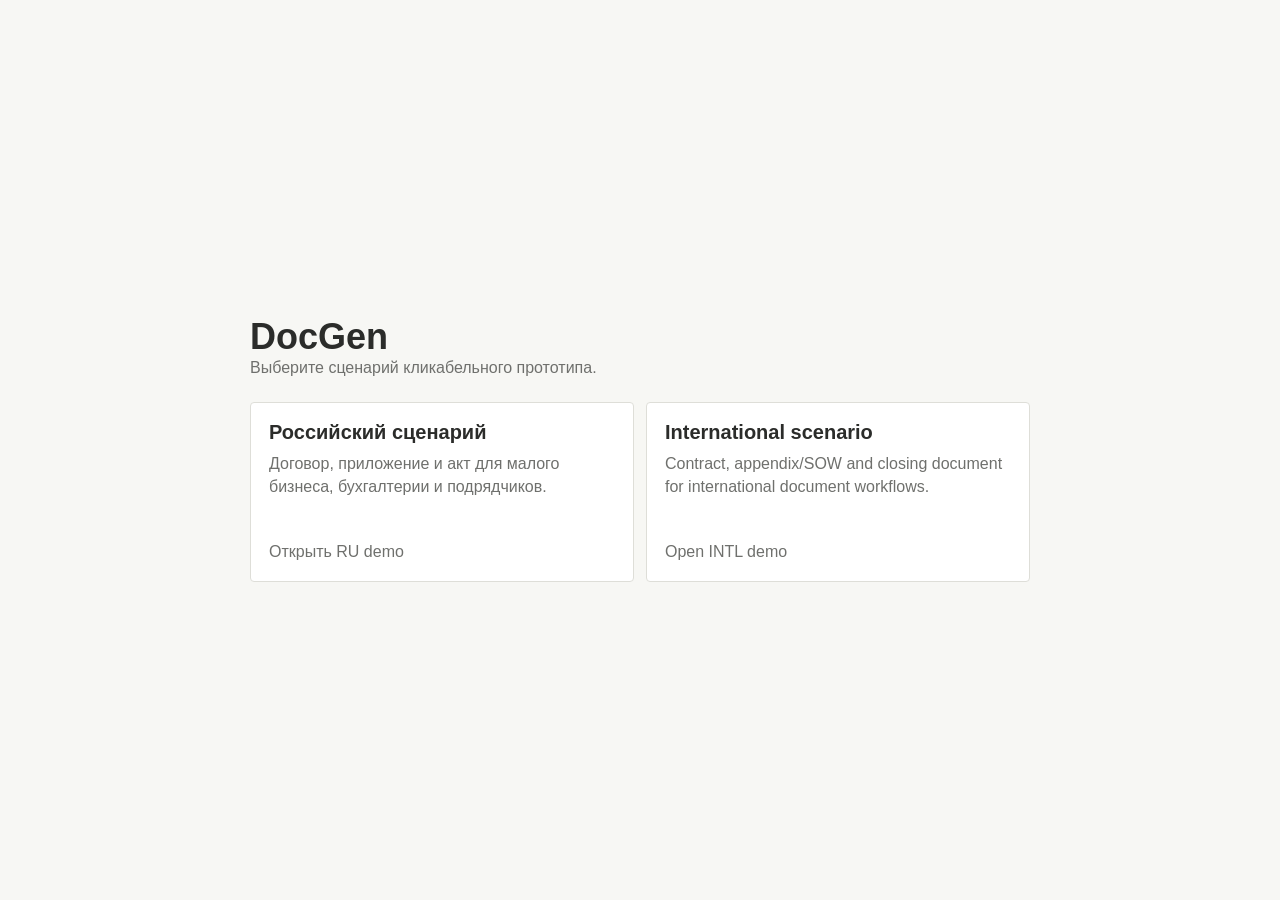
<file: index.html>
<!doctype html>
<html lang="ru">
  <head>
    <meta charset="UTF-8" />
    <meta name="viewport" content="width=device-width, initial-scale=1.0" />
    <title>DocGen</title>
    <style>
      :root {
        font-family: Montserrat, "Segoe UI", Arial, sans-serif;
        color: #2b2c2a;
        background: #f7f7f4;
      }

      * {
        box-sizing: border-box;
      }

      body {
        min-height: 100vh;
        margin: 0;
        display: grid;
        place-items: center;
        padding: 24px;
      }

      main {
        width: min(780px, 100%);
        display: grid;
        gap: 22px;
      }

      h1 {
        margin: 0;
        font-size: 36px;
        line-height: 1.05;
      }

      p {
        margin: 0;
        color: #6f706d;
        line-height: 1.55;
      }

      .scenario-grid {
        display: grid;
        grid-template-columns: repeat(2, minmax(0, 1fr));
        gap: 12px;
      }

      a {
        min-height: 180px;
        padding: 18px;
        border: 1px solid #deded8;
        border-radius: 4px;
        background: #ffffff;
        color: inherit;
        text-decoration: none;
        display: grid;
        align-content: space-between;
      }

      strong {
        display: block;
        margin-bottom: 8px;
        font-size: 20px;
      }

      span {
        color: #6f706d;
        line-height: 1.45;
      }

      @media (max-width: 680px) {
        .scenario-grid {
          grid-template-columns: 1fr;
        }

        h1 {
          font-size: 30px;
        }
      }
    </style>
  </head>
  <body>
    <main>
      <div>
        <h1>DocGen</h1>
        <p>Выберите сценарий кликабельного прототипа.</p>
      </div>

      <section class="scenario-grid" aria-label="Сценарии прототипа">
        <a href="./ru/">
          <div>
            <strong>Российский сценарий</strong>
            <span>Договор, приложение и акт для малого бизнеса, бухгалтерии и подрядчиков.</span>
          </div>
          <span>Открыть RU demo</span>
        </a>

        <a href="./intl/">
          <div>
            <strong>International scenario</strong>
            <span>Contract, appendix/SOW and closing document for international document workflows.</span>
          </div>
          <span>Open INTL demo</span>
        </a>
      </section>
    </main>
  </body>
</html>
</file>
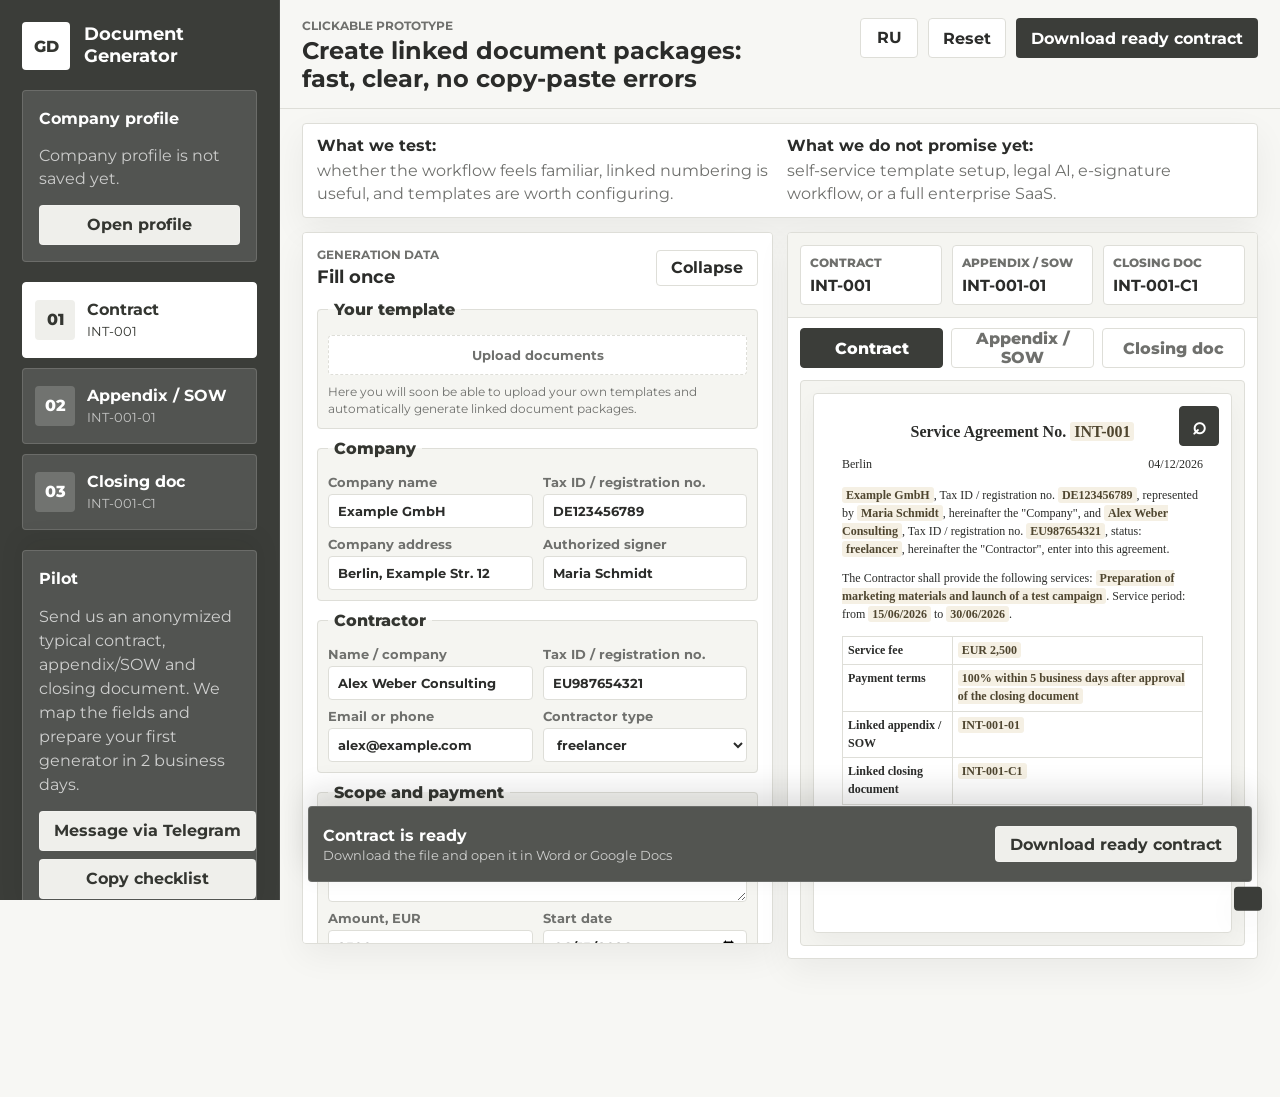
<file: intl/index.html>
<!doctype html>
<html lang="en">
  <head>
    <meta charset="UTF-8" />
    <meta name="viewport" content="width=device-width, initial-scale=1.0" />
    <title>DocGen International</title>
    <link rel="stylesheet" href="./styles.css" />
  </head>
  <body>
    <div class="app-shell">
      <aside class="sidebar" aria-label="Document package">
        <div class="brand">
          <div class="brand-mark">GD</div>
          <div>
            <h1>Document Generator</h1>
          </div>
        </div>

        <section class="customer-profile-box" aria-label="Company profile">
          <p class="eyebrow">Company profile</p>
          <p id="customerProfileStatus">
            <span class="profile-status-label">Company profile is not saved yet.</span>
            <span class="profile-status-company"></span>
          </p>
          <button class="secondary-action" id="openCustomerProfileButton" type="button">Open profile</button>
        </section>

        <nav class="package-list" aria-label="Package documents">
          <button class="package-item active" data-tab="contract" type="button">
            <span class="doc-icon">01</span>
            <span>
              <strong>Contract</strong>
              <small id="navContractNumber">INT-001</small>
            </span>
          </button>
          <button class="package-item" data-tab="sow" type="button">
            <span class="doc-icon">02</span>
            <span>
              <strong>Appendix / SOW</strong>
              <small id="navSowNumber">INT-001-01</small>
            </span>
          </button>
          <button class="package-item" data-tab="act" type="button">
            <span class="doc-icon">03</span>
            <span>
              <strong>Closing doc</strong>
              <small id="navActNumber">INT-001-C1</small>
            </span>
          </button>
        </nav>

        <section class="pilot-box" aria-label="Next step">
          <p class="eyebrow">Pilot</p>
          <p>Send us an anonymized typical contract, appendix/SOW and closing document. We map the fields and prepare your first generator in 2 business days.</p>
          <div class="pilot-actions">
            <a class="secondary-action" href="https://t.me/dphnll" target="_blank" rel="noreferrer">Message via Telegram</a>
            <button class="secondary-action" id="copyChecklistButton" type="button">Copy checklist</button>
          </div>
        </section>
      </aside>

      <main class="workspace">
        <header class="topbar">
          <div>
            <p class="eyebrow">Clickable prototype</p>
            <h2>Create linked document packages:<br />fast, clear, no copy-paste errors</h2>
          </div>
          <div class="topbar-actions">
            <a class="ghost-action version-switch" href="../ru/" aria-label="Switch to Russian version">RU</a>
            <button class="ghost-action" id="resetButton" type="button">Reset</button>
            <button class="primary-action" id="downloadButton" type="button">Download ready document</button>
          </div>
        </header>

        <section class="intro-band" aria-label="Offer summary">
          <div>
            <strong>What we test:</strong>
            <span>whether the workflow feels familiar, linked numbering is useful, and templates are worth configuring.</span>
          </div>
          <div>
            <strong>What we do not promise yet:</strong>
            <span>self-service template setup, legal AI, e-signature workflow, or a full enterprise SaaS.</span>
          </div>
        </section>

        <div class="content-grid">
          <section class="form-panel" aria-label="Generation form">
            <div class="panel-heading">
              <div>
                <p class="eyebrow">Generation data</p>
                <h3>Fill once</h3>
              </div>
              <button class="ghost-action compact form-toggle" id="formToggleButton" type="button" aria-expanded="true">Collapse</button>
            </div>

            <form id="docForm">
              <fieldset>
                <legend>Your template</legend>
                <div class="coming-soon-control" aria-disabled="true">Upload documents</div>
                <p class="upload-note">Here you will soon be able to upload your own templates and automatically generate linked document packages.</p>
              </fieldset>

              <fieldset>
                <legend>Company</legend>
                <label>
                  Company name
                  <input name="customerName" value="Example GmbH" />
                </label>
                <label>
                  Tax ID / registration no.
                  <input name="customerInn" value="DE123456789" />
                </label>
                <label>
                  Company address
                  <input name="customerAddress" value="Berlin, Example Str. 12" />
                </label>
                <label>
                  Authorized signer
                  <input name="customerSigner" value="Maria Schmidt" />
                </label>
              </fieldset>

              <fieldset>
                <legend>Contractor</legend>
                <label>
                  Name / company
                  <input name="contractorName" value="Alex Weber Consulting" />
                </label>
                <label>
                  Tax ID / registration no.
                  <input name="contractorInn" value="EU987654321" />
                </label>
                <label>
                  Email or phone
                  <input name="contractorContact" value="alex@example.com" />
                </label>
                <label>
                  Contractor type
                  <select name="contractorType">
                    <option value="freelancer">freelancer</option>
                    <option value="sole proprietor">sole proprietor</option>
                    <option value="company">company</option>
                  </select>
                </label>
              </fieldset>

              <fieldset>
                <legend>Scope and payment</legend>
                <label class="field-wide">
                  Service description
                  <textarea name="serviceDescription" rows="3">Preparation of marketing materials and launch of a test campaign</textarea>
                </label>
                <label>
                  Amount, EUR
                  <input name="amount" value="2500" inputmode="numeric" />
                </label>
                <label>
                  Start date
                  <input name="startDate" type="date" value="2026-06-15" />
                </label>
                <label>
                  End date
                  <input name="endDate" type="date" value="2026-06-30" />
                </label>
                <label>
                  Payment terms
                  <input name="paymentTerms" value="100% within 5 business days after approval of the closing document" />
                </label>
              </fieldset>

              <fieldset>
                <legend>Linked numbering</legend>
                <label>
                  Contract number
                  <input name="contractNumber" value="INT-001" />
                </label>
                <label>
                  Appendix / SOW suffix
                  <input name="sowSuffix" value="01" />
                </label>
                <label>
                  Closing document suffix
                  <input name="actSuffix" value="C1" />
                </label>
              </fieldset>
            </form>
          </section>

          <section class="preview-panel" aria-label="Document preview">
            <div class="linked-numbers" aria-label="Linked numbers">
              <div>
                <span>Contract</span>
                <strong id="contractNumberView">INT-001</strong>
              </div>
              <div>
                <span>Appendix / SOW</span>
                <strong id="sowNumberView">INT-001-01</strong>
              </div>
              <div>
                <span>Closing doc</span>
                <strong id="actNumberView">INT-001-C1</strong>
              </div>
            </div>

            <div class="tabs" role="tablist" aria-label="Document preview">
              <button class="tab active" data-tab="contract" type="button">Contract</button>
              <button class="tab" data-tab="sow" type="button">Appendix / SOW</button>
              <button class="tab" data-tab="act" type="button">Closing doc</button>
            </div>

            <div class="preview-frame" aria-label="Document view area">
              <article class="document-preview">
                <button class="icon-action dynamic-zoom-action" id="zoomButton" type="button" aria-label="Open larger view" title="Open larger view">
                  <span aria-hidden="true">⌕</span>
                </button>
                <div class="document-content" id="documentPreview" aria-live="polite"></div>
              </article>
            </div>

            <div class="download-strip">
              <div>
                <strong id="downloadTitle">Contract is ready</strong>
                <span id="downloadMeta">Download the file and open it in Word or Google Docs</span>
              </div>
              <button class="primary-action compact" id="downloadButtonBottom" type="button">Download ready contract</button>
            </div>
          </section>
        </div>
      </main>
    </div>

    <div class="preview-modal" id="previewModal" aria-hidden="true">
      <div class="preview-modal__backdrop" id="previewModalBackdrop"></div>
      <section class="preview-modal__dialog" role="dialog" aria-modal="true" aria-labelledby="previewModalTitle">
        <header class="preview-modal__header">
          <div>
            <p class="eyebrow">Document view</p>
            <h3 id="previewModalTitle">Contract</h3>
          </div>
          <button class="icon-action" id="closeZoomButton" type="button" aria-label="Close view" title="Close view">
            <span aria-hidden="true">×</span>
          </button>
        </header>
        <article class="document-preview document-preview--zoomed" id="zoomedPreview"></article>
      </section>
    </div>

    <div class="profile-modal" id="customerProfileModal" aria-hidden="true">
      <div class="profile-modal__backdrop" id="customerProfileBackdrop"></div>
      <section class="profile-modal__dialog" role="dialog" aria-modal="true" aria-labelledby="customerProfileModalTitle">
        <header class="profile-modal__header">
          <div>
            <p class="eyebrow">Company profile</p>
            <h3 id="customerProfileModalTitle">Reusable company details</h3>
          </div>
          <button class="icon-action" id="closeCustomerProfileButton" type="button" aria-label="Close profile" title="Close profile">
            <span aria-hidden="true">×</span>
          </button>
        </header>

        <form class="profile-modal__body" id="customerProfileForm">
          <label>
            Company name
            <input name="customerName" value="" />
          </label>
          <label>
            Tax ID / registration no.
            <input name="customerInn" value="" />
          </label>
          <label>
            Registration number
            <input name="customerOgrn" value="" />
          </label>
          <label>
            Company address
            <input name="customerAddress" value="" />
          </label>
          <label>
            Authorized signer
            <input name="customerSigner" value="" />
          </label>
          <label>
            Signer role
            <input name="customerSignerRole" value="" />
          </label>
          <label>
            Signing authority
            <input name="customerSignerBasis" value="" placeholder="Articles / power of attorney / internal approval" />
          </label>
          <label>
            Email or phone
            <input name="customerContact" value="" />
          </label>
          <label class="profile-modal__wide">
            Bank details
            <textarea name="customerBankDetails" rows="4"></textarea>
          </label>
        </form>

        <footer class="profile-modal__footer">
          <button class="ghost-action" id="newCustomerProfileButton" type="button">Create from scratch</button>
          <button class="ghost-action" id="clearCustomerProfileButton" type="button">Clear saved profile</button>
          <button class="primary-action" id="saveCustomerProfileButton" type="button">Save and apply</button>
        </footer>
      </section>
    </div>

    <div class="toast" id="toast" role="status" aria-live="polite"></div>
    <script src="./app.js"></script>
  </body>
</html>
</file>
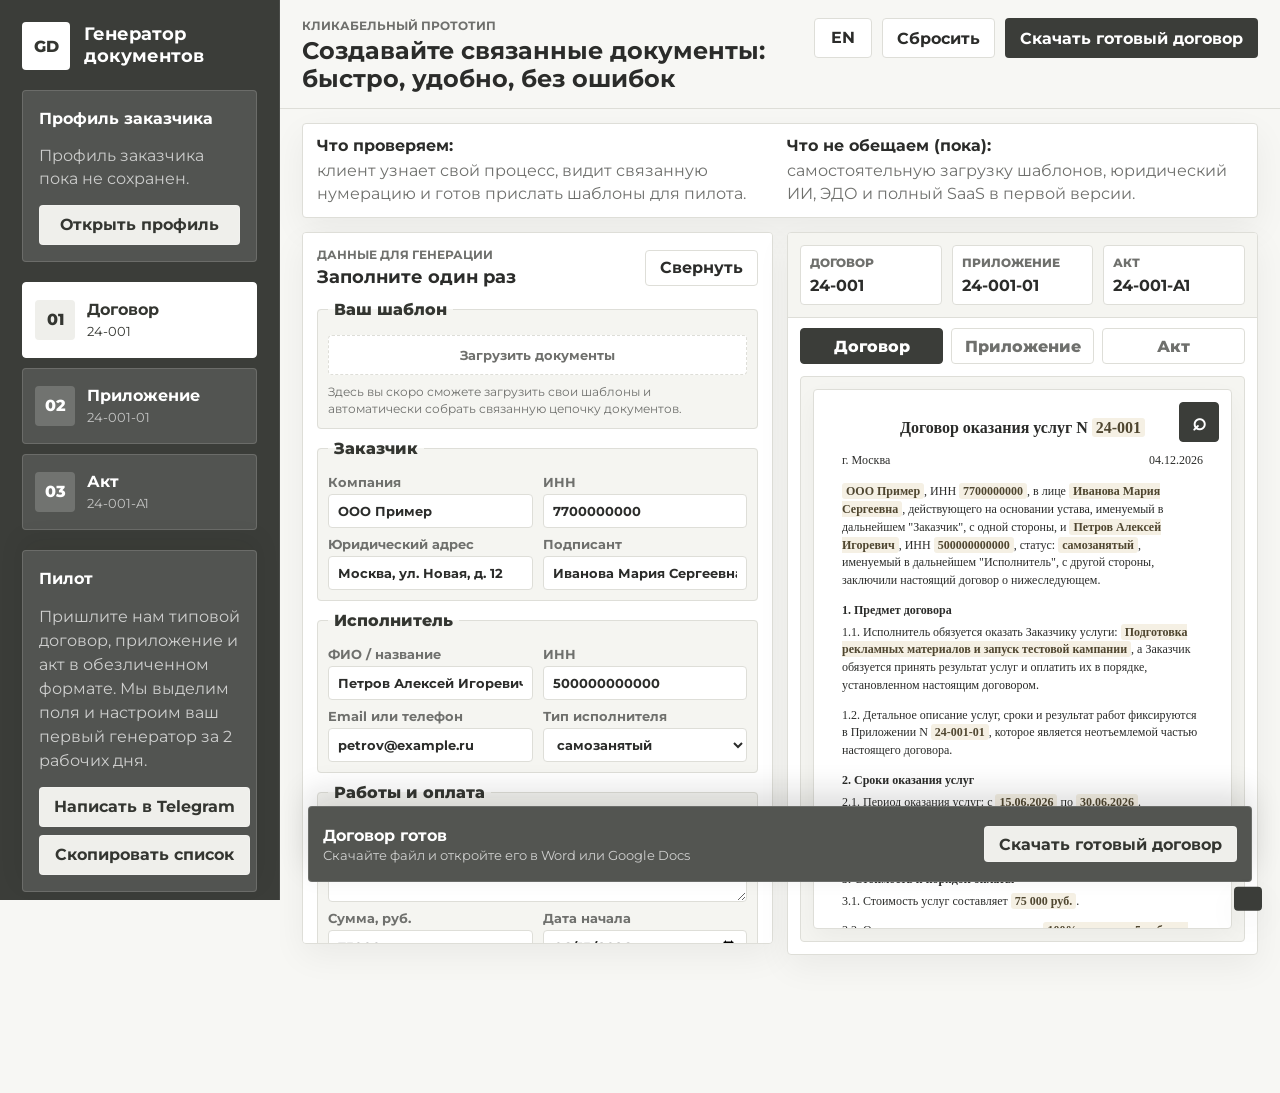
<file: ru/index.html>
<!doctype html>
<html lang="ru">
  <head>
    <meta charset="UTF-8" />
    <meta name="viewport" content="width=device-width, initial-scale=1.0" />
    <title>Генератор документов</title>
    <link rel="stylesheet" href="./styles.css" />
  </head>
  <body>
    <div class="app-shell">
      <aside class="sidebar" aria-label="Пакет документов">
        <div class="brand">
          <div class="brand-mark">GD</div>
          <div>
            <h1>Генератор документов</h1>
          </div>
        </div>

        <section class="customer-profile-box" aria-label="Профиль заказчика">
          <p class="eyebrow">Профиль заказчика</p>
          <p id="customerProfileStatus">
            <span class="profile-status-label">Профиль заказчика пока не сохранен.</span>
            <span class="profile-status-company"></span>
          </p>
          <button class="secondary-action" id="openCustomerProfileButton" type="button">Открыть профиль</button>
        </section>

        <nav class="package-list" aria-label="Документы пакета">
          <button class="package-item active" data-tab="contract" type="button">
            <span class="doc-icon">01</span>
            <span>
              <strong>Договор</strong>
              <small id="navContractNumber">24-001</small>
            </span>
          </button>
          <button class="package-item" data-tab="sow" type="button">
            <span class="doc-icon">02</span>
            <span>
              <strong>Приложение</strong>
              <small id="navSowNumber">24-001-01</small>
            </span>
          </button>
          <button class="package-item" data-tab="act" type="button">
            <span class="doc-icon">03</span>
            <span>
              <strong>Акт</strong>
              <small id="navActNumber">24-001-A1</small>
            </span>
          </button>
        </nav>

        <section class="pilot-box" aria-label="Следующий шаг">
          <p class="eyebrow">Пилот</p>
          <p>Пришлите нам типовой договор, приложение и акт в обезличенном формате. Мы выделим поля и настроим ваш первый генератор за 2 рабочих дня.</p>
          <div class="pilot-actions">
            <a class="secondary-action" href="https://t.me/dphnll" target="_blank" rel="noreferrer">Написать в Telegram</a>
            <button class="secondary-action" id="copyChecklistButton" type="button">Скопировать список</button>
          </div>
        </section>
      </aside>

      <main class="workspace">
        <header class="topbar">
          <div>
            <p class="eyebrow">Кликабельный прототип</p>
            <h2>Создавайте связанные документы:<br />быстро, удобно, без ошибок</h2>
          </div>
          <div class="topbar-actions">
            <a class="ghost-action version-switch" href="../intl/" aria-label="Switch to English version">EN</a>
            <button class="ghost-action" id="resetButton" type="button">Сбросить</button>
            <button class="primary-action" id="downloadButton" type="button">Скачать готовый документ</button>
          </div>
        </header>

        <section class="intro-band" aria-label="Суть предложения">
          <div>
            <strong>Что проверяем:</strong>
            <span>клиент узнает свой процесс, видит связанную нумерацию и готов прислать шаблоны для пилота.</span>
          </div>
          <div>
            <strong>Что не обещаем (пока):</strong>
            <span>самостоятельную загрузку шаблонов, юридический ИИ, ЭДО и полный SaaS в первой версии.</span>
          </div>
        </section>

        <div class="content-grid">
          <section class="form-panel" aria-label="Форма генерации">
            <div class="panel-heading">
              <div>
                <p class="eyebrow">Данные для генерации</p>
                <h3>Заполните один раз</h3>
              </div>
              <button class="ghost-action compact form-toggle" id="formToggleButton" type="button" aria-expanded="true">Свернуть</button>
            </div>

            <form id="docForm">
              <fieldset>
                <legend>Ваш шаблон</legend>
                <div class="coming-soon-control" aria-disabled="true">Загрузить документы</div>
                <p class="upload-note">Здесь вы скоро сможете загрузить свои шаблоны и автоматически собрать связанную цепочку документов.</p>
              </fieldset>

              <fieldset>
                <legend>Заказчик</legend>
                <label>
                  Компания
                  <input name="customerName" value="ООО Пример" />
                </label>
                <label>
                  ИНН
                  <input name="customerInn" value="7700000000" />
                </label>
                <label>
                  Юридический адрес
                  <input name="customerAddress" value="Москва, ул. Новая, д. 12" />
                </label>
                <label>
                  Подписант
                  <input name="customerSigner" value="Иванова Мария Сергеевна" />
                </label>
              </fieldset>

              <fieldset>
                <legend>Исполнитель</legend>
                <label>
                  ФИО / название
                  <input name="contractorName" value="Петров Алексей Игоревич" />
                </label>
                <label>
                  ИНН
                  <input name="contractorInn" value="500000000000" />
                </label>
                <label>
                  Email или телефон
                  <input name="contractorContact" value="petrov@example.ru" />
                </label>
                <label>
                  Тип исполнителя
                  <select name="contractorType">
                    <option value="самозанятый">самозанятый</option>
                    <option value="ИП">ИП</option>
                    <option value="юрлицо">юрлицо</option>
                  </select>
                </label>
              </fieldset>

              <fieldset>
                <legend>Работы и оплата</legend>
                <label class="field-wide">
                  Описание услуги
                  <textarea name="serviceDescription" rows="3">Подготовка рекламных материалов и запуск тестовой кампании</textarea>
                </label>
                <label>
                  Сумма, руб.
                  <input name="amount" value="75000" inputmode="numeric" />
                </label>
                <label>
                  Дата начала
                  <input name="startDate" type="date" value="2026-06-15" />
                </label>
                <label>
                  Дата окончания
                  <input name="endDate" type="date" value="2026-06-30" />
                </label>
                <label>
                  Условия оплаты
                  <input name="paymentTerms" value="100% в течение 5 рабочих дней после подписания акта" />
                </label>
              </fieldset>

              <fieldset>
                <legend>Связанная нумерация</legend>
                <label>
                  Номер договора
                  <input name="contractNumber" value="24-001" />
                </label>
                <label>
                  Суффикс приложения
                  <input name="sowSuffix" value="01" />
                </label>
                <label>
                  Суффикс акта
                  <input name="actSuffix" value="A1" />
                </label>
              </fieldset>
            </form>
          </section>

          <section class="preview-panel" aria-label="Просмотр документов">
            <div class="linked-numbers" aria-label="Связанные номера">
              <div>
                <span>Договор</span>
                <strong id="contractNumberView">24-001</strong>
              </div>
              <div>
                <span>Приложение</span>
                <strong id="sowNumberView">24-001-01</strong>
              </div>
              <div>
                <span>Акт</span>
                <strong id="actNumberView">24-001-A1</strong>
              </div>
            </div>

            <div class="tabs" role="tablist" aria-label="Просмотр документов">
              <button class="tab active" data-tab="contract" type="button">Договор</button>
              <button class="tab" data-tab="sow" type="button">Приложение</button>
              <button class="tab" data-tab="act" type="button">Акт</button>
            </div>

            <div class="preview-frame" aria-label="Область просмотра">
              <article class="document-preview">
                <button class="icon-action dynamic-zoom-action" id="zoomButton" type="button" aria-label="Увеличить документ" title="Увеличить документ">
                  <span aria-hidden="true">⌕</span>
                </button>
                <div class="document-content" id="documentPreview" aria-live="polite"></div>
              </article>
            </div>

            <div class="download-strip">
              <div>
                <strong id="downloadTitle">Договор готов</strong>
                <span id="downloadMeta">Скачайте файл и откройте его в Word или Google Docs</span>
              </div>
              <button class="primary-action compact" id="downloadButtonBottom" type="button">Скачать готовый договор</button>
            </div>
          </section>
        </div>
      </main>
    </div>

    <div class="preview-modal" id="previewModal" aria-hidden="true">
      <div class="preview-modal__backdrop" id="previewModalBackdrop"></div>
      <section class="preview-modal__dialog" role="dialog" aria-modal="true" aria-labelledby="previewModalTitle">
        <header class="preview-modal__header">
          <div>
            <p class="eyebrow">Просмотр документа</p>
            <h3 id="previewModalTitle">Договор</h3>
          </div>
          <button class="icon-action" id="closeZoomButton" type="button" aria-label="Закрыть просмотр" title="Закрыть просмотр">
            <span aria-hidden="true">×</span>
          </button>
        </header>
        <article class="document-preview document-preview--zoomed" id="zoomedPreview"></article>
      </section>
    </div>

    <div class="profile-modal" id="customerProfileModal" aria-hidden="true">
      <div class="profile-modal__backdrop" id="customerProfileBackdrop"></div>
      <section class="profile-modal__dialog" role="dialog" aria-modal="true" aria-labelledby="customerProfileModalTitle">
        <header class="profile-modal__header">
          <div>
            <p class="eyebrow">Профиль заказчика</p>
            <h3 id="customerProfileModalTitle">Реквизиты для автоподстановки</h3>
          </div>
          <button class="icon-action" id="closeCustomerProfileButton" type="button" aria-label="Закрыть профиль" title="Закрыть профиль">
            <span aria-hidden="true">×</span>
          </button>
        </header>

        <form class="profile-modal__body" id="customerProfileForm">
          <label>
            Компания
            <input name="customerName" value="" />
          </label>
          <label>
            ИНН
            <input name="customerInn" value="" />
          </label>
          <label>
            ОГРН
            <input name="customerOgrn" value="" />
          </label>
          <label>
            Юридический адрес
            <input name="customerAddress" value="" />
          </label>
          <label>
            Подписант
            <input name="customerSigner" value="" />
          </label>
          <label>
            Должность подписанта
            <input name="customerSignerRole" value="" />
          </label>
          <label>
            Основание полномочий
            <input name="customerSignerBasis" value="" placeholder="Устав / доверенность / приказ" />
          </label>
          <label>
            Email или телефон
            <input name="customerContact" value="" />
          </label>
          <label class="profile-modal__wide">
            Банковские реквизиты
            <textarea name="customerBankDetails" rows="4"></textarea>
          </label>
        </form>

        <footer class="profile-modal__footer">
          <button class="ghost-action" id="newCustomerProfileButton" type="button">Создать с нуля</button>
          <button class="ghost-action" id="clearCustomerProfileButton" type="button">Очистить сохраненный</button>
          <button class="primary-action" id="saveCustomerProfileButton" type="button">Сохранить и подставить</button>
        </footer>
      </section>
    </div>

    <div class="toast" id="toast" role="status" aria-live="polite"></div>
    <script src="./app.js"></script>
  </body>
</html>
</file>
<file: intl/styles.css>
@import url("https://fonts.googleapis.com/css2?family=Montserrat:wght@400;500;600;700;800&display=swap");

:root {
  font-family: Montserrat, "Segoe UI", Arial, sans-serif;
}

:root {
  --bg: #f7f7f4;
  --panel: #ffffff;
  --ink: #2b2c2a;
  --muted: #6f706d;
  --line: #deded8;
  --accent: #3b3d39;
  --accent-strong: #343631;
  --accent-mid: #8d8e89;
  --accent-herbal: #d9dad3;
  --accent-soft: #efefeb;
  --accent-pale: #fafaf8;
  --accent-aqua: #f5f5f1;
  --amber: #7b6b45;
  --amber-soft: #f5f0e4;
  --blue: #2b2c2a;
  --blue-soft: #efefeb;
  --shadow: 0 12px 34px rgba(20, 20, 18, 0.055);
}

* {
  box-sizing: border-box;
}

html {
  overflow-x: clip;
}

body {
  margin: 0;
  min-width: 320px;
  overflow-x: clip;
  background: var(--bg);
  color: var(--ink);
  font-family: Montserrat, "Segoe UI", Arial, sans-serif;
  letter-spacing: 0;
}

button,
input,
select,
textarea {
  font: inherit;
}

a {
  color: inherit;
  text-decoration: none;
}

button {
  cursor: pointer;
}

.app-shell {
  min-height: 100vh;
  display: grid;
  grid-template-columns: 280px minmax(0, 1fr);
  overflow-x: clip;
}

.sidebar {
  position: sticky;
  top: 0;
  min-height: 100vh;
  height: 100vh;
  padding: 22px;
  border-right: 1px solid rgba(255, 255, 255, 0.08);
  background: var(--accent);
  color: #ffffff;
  display: flex;
  flex-direction: column;
  gap: 20px;
  overflow-y: auto;
}

.brand {
  display: grid;
  grid-template-columns: 48px minmax(0, 1fr);
  gap: 14px;
  align-items: center;
}

.brand-mark {
  width: 48px;
  height: 48px;
  display: grid;
  place-items: center;
  border-radius: 4px;
  background: #ffffff;
  color: var(--accent-strong);
  font-weight: 800;
}

.eyebrow {
  margin: 0 0 4px;
  color: var(--muted);
  font-size: 12px;
  font-weight: 700;
  text-transform: uppercase;
}

.sidebar .eyebrow {
  color: rgba(255, 255, 255, 0.62);
}

h1,
h2,
h3,
p {
  margin-top: 0;
}

h1 {
  margin-bottom: 0;
  font-size: 18px;
  line-height: 1.2;
}

h2 {
  max-width: 760px;
  margin-bottom: 0;
  font-size: 24px;
  line-height: 1.18;
}

h3 {
  margin-bottom: 0;
  font-size: 18px;
}

.package-list {
  display: grid;
  gap: 10px;
}

.customer-profile-box {
  padding: 16px;
  border: 1px solid rgba(255, 255, 255, 0.14);
  border-radius: 4px;
  background: rgba(255, 255, 255, 0.12);
  color: #ffffff;
}

.customer-profile-box p {
  margin-bottom: 14px;
  color: rgba(255, 255, 255, 0.7);
  line-height: 1.45;
}

.package-item {
  min-height: 76px;
  padding: 12px;
  border: 1px solid rgba(255, 255, 255, 0.14);
  border-radius: 4px;
  background: rgba(255, 255, 255, 0.12);
  color: #ffffff;
  display: grid;
  grid-template-columns: 40px minmax(0, 1fr);
  gap: 12px;
  text-align: left;
  align-items: center;
}

.package-item.active {
  border-color: #ffffff;
  background: #ffffff;
  color: var(--accent-strong);
}

.package-item.active small {
  color: var(--accent-strong);
}

.package-item.active .doc-icon {
  background: var(--accent-soft);
  color: var(--accent-strong);
}

.package-item strong,
.package-item small {
  display: block;
}

.package-item small {
  margin-top: 4px;
  color: rgba(255, 255, 255, 0.66);
}

.doc-icon {
  width: 40px;
  height: 40px;
  display: grid;
  place-items: center;
  border-radius: 4px;
  background: rgba(255, 255, 255, 0.18);
  color: #ffffff;
  font-weight: 800;
}

.pilot-box {
  margin-top: auto;
  padding: 16px;
  border: 1px solid rgba(255, 255, 255, 0.14);
  border-radius: 4px;
  background: rgba(255, 255, 255, 0.12);
  box-shadow: 0 -10px 24px rgba(20, 20, 18, 0.08);
}

.pilot-box p {
  margin-bottom: 14px;
  color: rgba(255, 255, 255, 0.72);
  line-height: 1.5;
}

.customer-profile-box .eyebrow,
.pilot-box .eyebrow {
  color: #ffffff;
  font-size: inherit;
  font-weight: 700;
  text-transform: none;
}

.pilot-actions {
  display: grid;
  gap: 8px;
}

.workspace {
  padding: 22px 22px 138px;
  overflow-x: clip;
}

.topbar {
  position: sticky;
  top: 0;
  z-index: 9;
  margin: -22px -22px 14px;
  padding: 18px 22px 14px;
  background: rgba(247, 247, 244, 0.96);
  border-bottom: 1px solid var(--line);
  backdrop-filter: blur(10px);
  display: flex;
  justify-content: space-between;
  align-items: flex-start;
  gap: 20px;
}

.topbar-actions {
  display: flex;
  gap: 10px;
  flex-wrap: wrap;
  justify-content: flex-end;
}

.primary-action,
.secondary-action,
.ghost-action {
  min-height: 40px;
  padding: 0 14px;
  border-radius: 4px;
  border: 1px solid transparent;
  font-weight: 700;
  white-space: nowrap;
}

a.secondary-action {
  display: grid;
  place-items: center;
}

a.ghost-action {
  display: grid;
  place-items: center;
}

.primary-action {
  background: var(--accent);
  color: #fff;
}

.primary-action:hover {
  background: var(--accent-strong);
}

.secondary-action {
  width: 100%;
  border-color: var(--line);
  background: #ffffff;
  color: var(--ink);
}

.sidebar .secondary-action {
  border-color: rgba(255, 255, 255, 0.2);
  background: var(--accent-soft);
  color: var(--accent-strong);
}

.ghost-action {
  border-color: var(--line);
  background: #fff;
  color: var(--ink);
}

.version-switch {
  min-width: 58px;
  height: 40px;
  line-height: 1;
  align-self: stretch;
}

.compact {
  min-height: 36px;
}

.intro-band {
  margin-bottom: 14px;
  padding: 12px 14px;
  border: 1px solid var(--line);
  border-radius: 4px;
  background: #ffffff;
  display: grid;
  grid-template-columns: repeat(2, minmax(0, 1fr));
  gap: 14px;
  box-shadow: var(--shadow);
}

.intro-band div {
  display: grid;
  gap: 4px;
}

.intro-band span {
  color: var(--muted);
  line-height: 1.45;
}

.content-grid {
  display: grid;
  grid-template-columns: repeat(2, minmax(0, 1fr));
  gap: 14px;
  align-items: stretch;
}

.form-panel,
.preview-panel {
  border: 1px solid var(--line);
  border-radius: 4px;
  background: var(--panel);
  box-shadow: var(--shadow);
}

.form-panel {
  height: calc(100vh - 188px);
  max-height: calc(100vh - 188px);
  padding: 14px;
  overflow-y: auto;
  overflow-x: hidden;
}

.panel-heading {
  margin-bottom: 12px;
  display: flex;
  justify-content: space-between;
  gap: 12px;
  align-items: center;
}

.form-panel.form-collapsed form {
  display: none;
}

.form-panel.form-collapsed {
  height: auto;
  max-height: none;
  overflow: hidden;
  align-self: start;
}

form {
  display: grid;
  gap: 10px;
}

fieldset {
  min-width: 0;
  margin: 0;
  padding: 10px;
  border: 1px solid var(--line);
  border-radius: 4px;
  background: var(--accent-aqua);
  display: grid;
  grid-template-columns: repeat(2, minmax(0, 1fr));
  gap: 8px 10px;
}

legend {
  padding: 0 6px;
  margin-bottom: 6px;
  color: var(--accent-strong);
  font-weight: 800;
}

label {
  display: grid;
  gap: 4px;
  color: var(--muted);
  font-size: 13px;
  font-weight: 700;
}

.field-wide {
  grid-column: 1 / -1;
}

input,
select,
textarea {
  width: 100%;
  min-height: 34px;
  border: 1px solid var(--line);
  border-radius: 4px;
  background: #fff;
  color: var(--ink);
  padding: 7px 9px;
  outline: none;
}

textarea {
  resize: vertical;
}

.upload-note {
  grid-column: 1 / -1;
  margin-bottom: 0;
  color: var(--muted);
  font-size: 12px;
  line-height: 1.45;
}

.coming-soon-control {
  grid-column: 1 / -1;
  min-height: 40px;
  padding: 10px 12px;
  border: 1px dashed var(--line);
  border-radius: 4px;
  background: #ffffff;
  color: var(--muted);
  display: grid;
  place-items: center;
  font-size: 13px;
  font-weight: 700;
  cursor: not-allowed;
}

input:focus,
select:focus,
textarea:focus {
  border-color: var(--accent);
  box-shadow: 0 0 0 3px rgba(20, 20, 18, 0.08);
}

.preview-panel {
  overflow: hidden;
  min-height: calc(100vh - 188px);
  display: flex;
  flex-direction: column;
  background: #fff;
}

.linked-numbers {
  padding: 12px;
  display: grid;
  grid-template-columns: repeat(3, minmax(0, 1fr));
  gap: 10px;
  background: var(--accent-aqua);
  border-bottom: 1px solid var(--line);
}

.linked-numbers div {
  min-height: 58px;
  padding: 9px;
  border: 1px solid var(--line);
  border-radius: 4px;
  background: #ffffff;
  display: grid;
  align-content: center;
  gap: 6px;
}

.linked-numbers span {
  color: var(--muted);
  font-size: 12px;
  font-weight: 800;
  text-transform: uppercase;
}

.linked-numbers strong {
  font-size: 16px;
  overflow-wrap: anywhere;
}

.tabs {
  padding: 10px 12px 0;
  display: grid;
  grid-template-columns: repeat(3, minmax(0, 1fr));
  gap: 8px;
}

.tab {
  min-height: 36px;
  padding: 0 12px;
  border: 1px solid var(--line);
  border-radius: 4px;
  background: #fff;
  color: var(--muted);
  font-weight: 800;
}

.tab.active {
  border-color: var(--accent);
  background: var(--accent);
  color: #ffffff;
}

.preview-frame {
  margin: 12px;
  min-height: 0;
  flex: 1;
  padding: 12px;
  border: 1px solid var(--line);
  border-radius: 4px;
  background: var(--accent-aqua);
  display: grid;
  place-items: center;
  overflow: hidden;
}

.document-preview {
  position: relative;
  flex: none;
  width: min(520px, 100%);
  height: min(620px, calc(100vh - 360px));
  min-height: 430px;
  overflow: hidden;
  padding: 26px 28px;
  border: 1px solid var(--line);
  border-radius: 4px;
  background: #fff;
  color: #2b2c2a;
  display: flex;
  flex-direction: column;
  font-family: "Times New Roman", Times, serif;
  font-size: 12px;
  line-height: 1.48;
  box-shadow: 0 10px 26px rgba(20, 20, 18, 0.045);
}

.document-content {
  min-width: 0;
}

.document-preview h3 {
  margin: 0 36px 12px;
  text-align: center;
  font-size: 16px;
}

.document-preview .doc-meta {
  display: flex;
  justify-content: space-between;
  gap: 12px;
  margin-bottom: 14px;
}

.document-preview .muted-line {
  color: #5f676b;
}

.document-preview table {
  width: 100%;
  border-collapse: collapse;
  margin: 10px 0;
}

.document-preview th,
.document-preview td {
  border: 1px solid var(--line);
  padding: 5px;
  text-align: left;
  vertical-align: top;
}

.field-token {
  background: var(--amber-soft);
  color: #4f4630;
  border-radius: 3px;
  padding: 1px 4px;
  font-weight: 700;
}

.dynamic-zoom-action {
  position: absolute;
  top: 12px;
  right: 12px;
  z-index: 2;
  width: 46px;
  height: 46px;
  font-size: 26px;
}

.download-strip {
  min-height: 76px;
  margin: 0;
  position: fixed;
  right: auto;
  bottom: 18px;
  left: 308px;
  width: calc(100vw - 336px);
  z-index: 18;
  padding: 12px 14px;
  border: 1px solid rgba(255, 255, 255, 0.14);
  border-radius: 4px;
  display: grid;
  grid-template-columns: minmax(0, 1fr) auto;
  gap: 14px;
  align-items: center;
  overflow: hidden;
  background: #535551;
  color: #ffffff;
  box-shadow: 0 -14px 30px rgba(20, 20, 18, 0.14);
}

.icon-action {
  width: 40px;
  height: 40px;
  padding: 0;
  border: 1px solid var(--line);
  border-radius: 4px;
  background: #fff;
  color: var(--ink);
  display: grid;
  place-items: center;
  font-size: 24px;
  font-weight: 800;
  line-height: 1;
}

.icon-action:hover {
  border-color: var(--accent);
  color: var(--accent);
}

.dynamic-zoom-action {
  border-color: var(--accent);
  background: var(--accent);
  color: #ffffff;
}

.dynamic-zoom-action:hover {
  border-color: var(--accent-strong);
  background: var(--accent-strong);
  color: #ffffff;
}

.download-strip strong,
.download-strip span {
  display: block;
}

.download-strip span {
  margin-top: 2px;
  color: rgba(255, 255, 255, 0.72);
  font-size: 13px;
}

.download-strip > .primary-action {
  justify-self: end;
  background: var(--accent-soft);
  color: var(--accent-strong);
  border-color: rgba(255, 255, 255, 0.2);
}

.download-strip > .primary-action:hover {
  background: #ffffff;
  color: var(--accent-strong);
}

.toast {
  position: fixed;
  right: 18px;
  bottom: 18px;
  max-width: 360px;
  padding: 12px 14px;
  border-radius: 4px;
  background: var(--accent);
  color: #fff;
  box-shadow: var(--shadow);
  transform: translateY(120%);
  transition: transform 160ms ease;
  z-index: 20;
}

.toast.visible {
  transform: translateY(0);
}

.preview-modal {
  position: fixed;
  inset: 0;
  z-index: 50;
  display: none;
  padding: 28px;
}

.profile-modal {
  position: fixed;
  inset: 0;
  z-index: 50;
  display: none;
  padding: 28px;
}

.preview-modal.open {
  display: grid;
  place-items: center;
}

.profile-modal.open {
  display: grid;
  place-items: center;
}

.preview-modal__backdrop {
  position: absolute;
  inset: 0;
  background: rgba(20, 20, 18, 0.5);
}

.profile-modal__backdrop {
  position: absolute;
  inset: 0;
  background: rgba(20, 20, 18, 0.5);
}

.preview-modal__dialog {
  position: relative;
  width: min(720px, calc(100vw - 56px), calc((100vh - 128px) * 0.707));
  max-height: calc(100vh - 56px);
  border-radius: 4px;
  background: transparent;
  box-shadow: 0 28px 80px rgba(0, 0, 0, 0.22);
  overflow: visible;
  display: grid;
  grid-template-rows: auto minmax(0, 1fr);
}

.profile-modal__dialog {
  position: relative;
  width: min(820px, calc(100vw - 56px));
  max-height: calc(100vh - 56px);
  border-radius: 4px;
  background: var(--panel);
  box-shadow: 0 28px 80px rgba(0, 0, 0, 0.22);
  overflow: hidden;
  display: grid;
  grid-template-rows: auto minmax(0, 1fr) auto;
}

.preview-modal__header {
  min-height: 72px;
  padding: 14px 18px;
  border: 1px solid var(--line);
  border-bottom: 0;
  border-radius: 4px 4px 0 0;
  display: flex;
  justify-content: space-between;
  gap: 18px;
  align-items: center;
  background: var(--accent-aqua);
}

.profile-modal__header {
  min-height: 72px;
  padding: 14px 18px;
  border-bottom: 1px solid var(--line);
  display: flex;
  justify-content: space-between;
  gap: 18px;
  align-items: center;
  background: var(--accent-aqua);
}

.preview-modal__header h3 {
  margin: 0;
}

.profile-modal__header h3 {
  margin: 0;
}

.profile-modal__body {
  padding: 18px;
  overflow-y: auto;
  overflow-x: hidden;
  display: grid;
  grid-template-columns: repeat(2, minmax(0, 1fr));
  gap: 14px;
}

.profile-modal__wide {
  grid-column: 1 / -1;
}

.profile-modal__footer {
  padding: 14px 18px;
  border-top: 1px solid var(--line);
  display: flex;
  justify-content: flex-end;
  gap: 10px;
  background: var(--accent-aqua);
}

.document-preview--zoomed {
  flex: none;
  width: 100%;
  aspect-ratio: 1 / 1.414;
  height: auto;
  min-height: 0;
  margin: 0;
  max-height: calc(100vh - 128px);
  overflow-y: auto;
  overflow-x: hidden;
  border: 1px solid var(--line);
  border-radius: 0 0 4px 4px;
  padding: 44px;
  font-size: 18px;
  line-height: 1.58;
  box-shadow: none;
}

.document-preview--zoomed h3 {
  margin-bottom: 18px;
  font-size: 22px;
}

.document-preview--zoomed .doc-meta {
  gap: 18px;
  margin-bottom: 24px;
}

.document-preview--zoomed table {
  margin: 18px 0;
}

.document-preview--zoomed th,
.document-preview--zoomed td {
  padding: 8px;
}

@media (max-width: 1100px) {
  .app-shell {
    grid-template-columns: 1fr;
  }

  .sidebar {
    position: static;
    min-height: auto;
    height: auto;
    padding: 18px;
    gap: 16px;
    overflow: visible;
  }

  .brand {
    grid-template-columns: 40px minmax(0, 1fr);
  }

  .brand-mark {
    width: 40px;
    height: 40px;
  }

  .customer-profile-box,
  .pilot-box {
    padding: 12px;
  }

  .package-list {
    grid-template-columns: repeat(3, minmax(0, 1fr));
  }

  .package-item {
    min-height: 64px;
    grid-template-columns: 32px minmax(0, 1fr);
    gap: 8px;
    padding: 10px;
  }

  .doc-icon {
    width: 32px;
    height: 32px;
    font-size: 12px;
  }

  .pilot-box {
    margin-top: 0;
    box-shadow: none;
  }

  .topbar {
    position: static;
    margin: -28px -28px 18px;
  }

  .download-strip {
    right: 18px;
    left: 18px;
    width: auto;
  }

  .content-grid {
    grid-template-columns: 1fr;
  }
}

@media (max-width: 760px) {
  .app-shell {
    padding-top: 0;
    padding-bottom: 132px;
  }

  .workspace,
  .sidebar {
    padding: 16px;
  }

  .sidebar {
    padding-top: 80px;
  }

  .customer-profile-box {
    position: fixed;
    top: 0;
    right: 0;
    left: 0;
    z-index: 40;
    min-height: 64px;
    padding: 10px 12px;
    border-width: 0 0 1px;
    border-radius: 0;
    display: grid;
    grid-template-columns: minmax(0, 1fr) auto;
    gap: 12px;
    align-items: center;
    background: var(--accent);
    color: #ffffff;
    box-shadow: 0 10px 28px rgba(20, 20, 18, 0.18);
  }

  .customer-profile-box .eyebrow {
    display: none;
  }

  .customer-profile-box p {
    margin: 0;
    font-size: 13px;
    line-height: 1.25;
    overflow-wrap: anywhere;
  }

  .profile-status-label {
    display: block;
    color: rgba(255, 255, 255, 0.72);
  }

  .profile-status-company {
    display: block;
    color: #ffffff;
    font-weight: 700;
    overflow-wrap: normal;
  }

  .customer-profile-box .secondary-action {
    width: auto;
    min-height: 36px;
    padding: 0 12px;
    border-color: rgba(255, 255, 255, 0.16);
    background: var(--accent-soft);
    color: var(--accent-strong);
  }

  .topbar {
    margin: -16px -16px 16px;
    padding: 16px;
    display: grid;
  }

  h2 {
    font-size: 22px;
  }

  h1 {
    font-size: 16px;
  }

  .package-list {
    grid-template-columns: repeat(3, minmax(0, 1fr));
    gap: 8px;
  }

  .package-item {
    min-height: 44px;
    padding: 8px;
    display: grid;
    grid-template-columns: 1fr;
    justify-items: center;
    text-align: center;
  }

  .package-item .doc-icon,
  .package-item small {
    display: none;
  }

  .package-item strong {
    font-size: 12px;
    line-height: 1.15;
  }

  .pilot-box p,
  .customer-profile-box p {
    margin-bottom: 10px;
  }

  .intro-band {
    padding: 12px;
  }

  .download-strip {
    display: grid;
    grid-template-columns: 1fr;
    min-height: auto;
    margin: 0;
    padding: 12px;
    position: fixed;
    right: auto;
    bottom: 0;
    left: 0;
    width: 100%;
    z-index: 18;
    border-width: 1px 0 0;
    border-radius: 4px 4px 0 0;
    box-shadow: 0 -12px 28px rgba(20, 20, 18, 0.1);
  }

  .topbar-actions {
    justify-content: stretch;
  }

  .topbar-actions button,
  .topbar-actions a,
  .download-strip button {
    width: 100%;
  }

  .intro-band,
  .linked-numbers {
    grid-template-columns: 1fr;
  }

  .document-preview {
    padding: 18px;
    min-height: auto;
  }

  .preview-frame {
    margin: 12px;
    padding: 10px;
    min-height: 420px;
  }

  .preview-panel {
    min-height: auto;
  }

  .panel-heading {
    align-items: center;
  }

  .form-toggle {
    display: inline-flex;
    align-items: center;
  }

  .document-preview .doc-meta {
    display: grid;
  }

  .preview-modal,
  .profile-modal {
    padding: 12px;
  }

  .preview-modal__dialog,
  .profile-modal__dialog {
    width: calc(100vw - 24px);
    max-height: calc(100vh - 24px);
  }

  .profile-modal__body {
    grid-template-columns: 1fr;
  }

  .profile-modal__footer {
    display: grid;
  }

  .document-preview--zoomed {
    width: 100%;
    height: calc(100vh - 96px);
    aspect-ratio: auto;
    min-height: 0;
    max-height: calc(100vh - 96px);
    padding: 22px;
    font-size: 16px;
  }
}
</file>
<file: ru/styles.css>
@import url("https://fonts.googleapis.com/css2?family=Montserrat:wght@400;500;600;700;800&display=swap");

:root {
  font-family: Montserrat, "Segoe UI", Arial, sans-serif;
}

:root {
  --bg: #f7f7f4;
  --panel: #ffffff;
  --ink: #2b2c2a;
  --muted: #6f706d;
  --line: #deded8;
  --accent: #3b3d39;
  --accent-strong: #343631;
  --accent-mid: #8d8e89;
  --accent-herbal: #d9dad3;
  --accent-soft: #efefeb;
  --accent-pale: #fafaf8;
  --accent-aqua: #f5f5f1;
  --amber: #7b6b45;
  --amber-soft: #f5f0e4;
  --blue: #2b2c2a;
  --blue-soft: #efefeb;
  --shadow: 0 12px 34px rgba(20, 20, 18, 0.055);
}

* {
  box-sizing: border-box;
}

html {
  overflow-x: clip;
}

body {
  margin: 0;
  min-width: 320px;
  overflow-x: clip;
  background: var(--bg);
  color: var(--ink);
  font-family: Montserrat, "Segoe UI", Arial, sans-serif;
  letter-spacing: 0;
}

button,
input,
select,
textarea {
  font: inherit;
}

a {
  color: inherit;
  text-decoration: none;
}

button {
  cursor: pointer;
}

.app-shell {
  min-height: 100vh;
  display: grid;
  grid-template-columns: 280px minmax(0, 1fr);
  overflow-x: clip;
}

.sidebar {
  position: sticky;
  top: 0;
  min-height: 100vh;
  height: 100vh;
  padding: 22px;
  border-right: 1px solid rgba(255, 255, 255, 0.08);
  background: var(--accent);
  color: #ffffff;
  display: flex;
  flex-direction: column;
  gap: 20px;
  overflow-y: auto;
}

.brand {
  display: grid;
  grid-template-columns: 48px minmax(0, 1fr);
  gap: 14px;
  align-items: center;
}

.brand-mark {
  width: 48px;
  height: 48px;
  display: grid;
  place-items: center;
  border-radius: 4px;
  background: #ffffff;
  color: var(--accent-strong);
  font-weight: 800;
}

.eyebrow {
  margin: 0 0 4px;
  color: var(--muted);
  font-size: 12px;
  font-weight: 700;
  text-transform: uppercase;
}

.sidebar .eyebrow {
  color: rgba(255, 255, 255, 0.62);
}

h1,
h2,
h3,
h4,
p {
  margin-top: 0;
}

h1 {
  margin-bottom: 0;
  font-size: 18px;
  line-height: 1.2;
}

h2 {
  max-width: 760px;
  margin-bottom: 0;
  font-size: 24px;
  line-height: 1.18;
}

h3 {
  margin-bottom: 0;
  font-size: 18px;
}

.package-list {
  display: grid;
  gap: 10px;
}

.customer-profile-box {
  padding: 16px;
  border: 1px solid rgba(255, 255, 255, 0.14);
  border-radius: 4px;
  background: rgba(255, 255, 255, 0.12);
  color: #ffffff;
}

.customer-profile-box p {
  margin-bottom: 14px;
  color: rgba(255, 255, 255, 0.7);
  line-height: 1.45;
}

.package-item {
  min-height: 76px;
  padding: 12px;
  border: 1px solid rgba(255, 255, 255, 0.14);
  border-radius: 4px;
  background: rgba(255, 255, 255, 0.12);
  color: #ffffff;
  display: grid;
  grid-template-columns: 40px minmax(0, 1fr);
  gap: 12px;
  text-align: left;
  align-items: center;
}

.package-item.active {
  border-color: #ffffff;
  background: #ffffff;
  color: var(--accent-strong);
}

.package-item.active small {
  color: var(--accent-strong);
}

.package-item.active .doc-icon {
  background: var(--accent-soft);
  color: var(--accent-strong);
}

.package-item strong,
.package-item small {
  display: block;
}

.package-item small {
  margin-top: 4px;
  color: rgba(255, 255, 255, 0.66);
}

.doc-icon {
  width: 40px;
  height: 40px;
  display: grid;
  place-items: center;
  border-radius: 4px;
  background: rgba(255, 255, 255, 0.18);
  color: #ffffff;
  font-weight: 800;
}

.pilot-box {
  margin-top: auto;
  padding: 16px;
  border: 1px solid rgba(255, 255, 255, 0.14);
  border-radius: 4px;
  background: rgba(255, 255, 255, 0.12);
  box-shadow: 0 -10px 24px rgba(20, 20, 18, 0.08);
}

.pilot-box p {
  margin-bottom: 14px;
  color: rgba(255, 255, 255, 0.72);
  line-height: 1.5;
}

.customer-profile-box .eyebrow,
.pilot-box .eyebrow {
  color: #ffffff;
  font-size: inherit;
  font-weight: 700;
  text-transform: none;
}

.pilot-actions {
  display: grid;
  gap: 8px;
}

.workspace {
  padding: 22px 22px 138px;
  overflow-x: clip;
}

.topbar {
  position: sticky;
  top: 0;
  z-index: 9;
  margin: -22px -22px 14px;
  padding: 18px 22px 14px;
  background: rgba(247, 247, 244, 0.96);
  border-bottom: 1px solid var(--line);
  backdrop-filter: blur(10px);
  display: flex;
  justify-content: space-between;
  align-items: flex-start;
  gap: 20px;
}

.topbar-actions {
  display: flex;
  gap: 10px;
  flex-wrap: wrap;
  justify-content: flex-end;
}

.primary-action,
.secondary-action,
.ghost-action {
  min-height: 40px;
  padding: 0 14px;
  border-radius: 4px;
  border: 1px solid transparent;
  font-weight: 700;
  white-space: nowrap;
}

a.secondary-action {
  display: grid;
  place-items: center;
}

a.ghost-action {
  display: grid;
  place-items: center;
}

.primary-action {
  background: var(--accent);
  color: #fff;
}

.primary-action:hover {
  background: var(--accent-strong);
}

.secondary-action {
  width: 100%;
  border-color: var(--line);
  background: #ffffff;
  color: var(--ink);
}

.sidebar .secondary-action {
  border-color: rgba(255, 255, 255, 0.2);
  background: var(--accent-soft);
  color: var(--accent-strong);
}

.ghost-action {
  border-color: var(--line);
  background: #fff;
  color: var(--ink);
}

.version-switch {
  min-width: 58px;
  height: 40px;
  line-height: 1;
  align-self: stretch;
}

.compact {
  min-height: 36px;
}

.intro-band {
  margin-bottom: 14px;
  padding: 12px 14px;
  border: 1px solid var(--line);
  border-radius: 4px;
  background: #ffffff;
  display: grid;
  grid-template-columns: repeat(2, minmax(0, 1fr));
  gap: 14px;
  box-shadow: var(--shadow);
}

.intro-band div {
  display: grid;
  gap: 4px;
}

.intro-band span {
  color: var(--muted);
  line-height: 1.45;
}

.content-grid {
  display: grid;
  grid-template-columns: repeat(2, minmax(0, 1fr));
  gap: 14px;
  align-items: stretch;
}

.form-panel,
.preview-panel {
  border: 1px solid var(--line);
  border-radius: 4px;
  background: var(--panel);
  box-shadow: var(--shadow);
}

.form-panel {
  height: calc(100vh - 188px);
  max-height: calc(100vh - 188px);
  padding: 14px;
  overflow-y: auto;
  overflow-x: hidden;
}

.panel-heading {
  margin-bottom: 12px;
  display: flex;
  justify-content: space-between;
  gap: 12px;
  align-items: center;
}

.form-panel.form-collapsed form {
  display: none;
}

.form-panel.form-collapsed {
  height: auto;
  max-height: none;
  overflow: hidden;
  align-self: start;
}

form {
  display: grid;
  gap: 10px;
}

fieldset {
  min-width: 0;
  margin: 0;
  padding: 10px;
  border: 1px solid var(--line);
  border-radius: 4px;
  background: var(--accent-aqua);
  display: grid;
  grid-template-columns: repeat(2, minmax(0, 1fr));
  gap: 8px 10px;
}

legend {
  padding: 0 6px;
  margin-bottom: 6px;
  color: var(--accent-strong);
  font-weight: 800;
}

label {
  display: grid;
  gap: 4px;
  color: var(--muted);
  font-size: 13px;
  font-weight: 700;
}

.field-wide {
  grid-column: 1 / -1;
}

input,
select,
textarea {
  width: 100%;
  min-height: 34px;
  border: 1px solid var(--line);
  border-radius: 4px;
  background: #fff;
  color: var(--ink);
  padding: 7px 9px;
  outline: none;
}

textarea {
  resize: vertical;
}

.upload-note {
  grid-column: 1 / -1;
  margin-bottom: 0;
  color: var(--muted);
  font-size: 12px;
  line-height: 1.45;
}

.coming-soon-control {
  grid-column: 1 / -1;
  min-height: 40px;
  padding: 10px 12px;
  border: 1px dashed var(--line);
  border-radius: 4px;
  background: #ffffff;
  color: var(--muted);
  display: grid;
  place-items: center;
  font-size: 13px;
  font-weight: 700;
  cursor: not-allowed;
}

input:focus,
select:focus,
textarea:focus {
  border-color: var(--accent);
  box-shadow: 0 0 0 3px rgba(20, 20, 18, 0.08);
}

.preview-panel {
  overflow: hidden;
  min-height: calc(100vh - 188px);
  display: flex;
  flex-direction: column;
  background: #fff;
}

.linked-numbers {
  padding: 12px;
  display: grid;
  grid-template-columns: repeat(3, minmax(0, 1fr));
  gap: 10px;
  background: var(--accent-aqua);
  border-bottom: 1px solid var(--line);
}

.linked-numbers div {
  min-height: 58px;
  padding: 9px;
  border: 1px solid var(--line);
  border-radius: 4px;
  background: #ffffff;
  display: grid;
  align-content: center;
  gap: 6px;
}

.linked-numbers span {
  color: var(--muted);
  font-size: 12px;
  font-weight: 800;
  text-transform: uppercase;
}

.linked-numbers strong {
  font-size: 16px;
  overflow-wrap: anywhere;
}

.tabs {
  padding: 10px 12px 0;
  display: grid;
  grid-template-columns: repeat(3, minmax(0, 1fr));
  gap: 8px;
}

.tab {
  min-height: 36px;
  padding: 0 12px;
  border: 1px solid var(--line);
  border-radius: 4px;
  background: #fff;
  color: var(--muted);
  font-weight: 800;
}

.tab.active {
  border-color: var(--accent);
  background: var(--accent);
  color: #ffffff;
}

.preview-frame {
  margin: 12px;
  min-height: 0;
  flex: 1;
  padding: 12px;
  border: 1px solid var(--line);
  border-radius: 4px;
  background: var(--accent-aqua);
  display: grid;
  place-items: center;
  overflow: hidden;
}

.document-preview {
  position: relative;
  flex: none;
  width: min(520px, 100%);
  height: min(620px, calc(100vh - 360px));
  min-height: 430px;
  overflow: hidden;
  padding: 26px 28px;
  border: 1px solid var(--line);
  border-radius: 4px;
  background: #fff;
  color: #2b2c2a;
  display: flex;
  flex-direction: column;
  font-family: "Times New Roman", Times, serif;
  font-size: 12px;
  line-height: 1.48;
  box-shadow: 0 10px 26px rgba(20, 20, 18, 0.045);
}

.document-content {
  min-width: 0;
}

.document-preview h3 {
  margin: 0 36px 12px;
  text-align: center;
  font-size: 16px;
}

.document-preview h4 {
  margin: 10px 0 4px;
  font-size: 12px;
}

.document-preview .doc-meta {
  display: flex;
  justify-content: space-between;
  gap: 12px;
  margin-bottom: 14px;
}

.document-preview .muted-line {
  color: #5f676b;
}

.document-preview table {
  width: 100%;
  border-collapse: collapse;
  margin: 10px 0;
}

.document-preview th,
.document-preview td {
  border: 1px solid var(--line);
  padding: 5px;
  text-align: left;
  vertical-align: top;
}

.document-preview .requisites-table th,
.document-preview .requisites-table td {
  width: 50%;
}

.field-token {
  background: var(--amber-soft);
  color: #4f4630;
  border-radius: 3px;
  padding: 1px 4px;
  font-weight: 700;
}

.dynamic-zoom-action {
  position: absolute;
  top: 12px;
  right: 12px;
  z-index: 2;
  width: 46px;
  height: 46px;
  font-size: 26px;
}

.download-strip {
  min-height: 76px;
  margin: 0;
  position: fixed;
  right: auto;
  bottom: 18px;
  left: 308px;
  width: calc(100vw - 336px);
  z-index: 18;
  padding: 12px 14px;
  border: 1px solid rgba(255, 255, 255, 0.14);
  border-radius: 4px;
  display: grid;
  grid-template-columns: minmax(0, 1fr) auto;
  gap: 14px;
  align-items: center;
  overflow: hidden;
  background: #535551;
  color: #ffffff;
  box-shadow: 0 -14px 30px rgba(20, 20, 18, 0.14);
}

.icon-action {
  width: 40px;
  height: 40px;
  padding: 0;
  border: 1px solid var(--line);
  border-radius: 4px;
  background: #fff;
  color: var(--ink);
  display: grid;
  place-items: center;
  font-size: 24px;
  font-weight: 800;
  line-height: 1;
}

.icon-action:hover {
  border-color: var(--accent);
  color: var(--accent);
}

.dynamic-zoom-action {
  border-color: var(--accent);
  background: var(--accent);
  color: #ffffff;
}

.dynamic-zoom-action:hover {
  border-color: var(--accent-strong);
  background: var(--accent-strong);
  color: #ffffff;
}

.download-strip strong,
.download-strip span {
  display: block;
}

.download-strip span {
  margin-top: 2px;
  color: rgba(255, 255, 255, 0.72);
  font-size: 13px;
}

.download-strip > .primary-action {
  justify-self: end;
  background: var(--accent-soft);
  color: var(--accent-strong);
  border-color: rgba(255, 255, 255, 0.2);
}

.download-strip > .primary-action:hover {
  background: #ffffff;
  color: var(--accent-strong);
}

.toast {
  position: fixed;
  right: 18px;
  bottom: 18px;
  max-width: 360px;
  padding: 12px 14px;
  border-radius: 4px;
  background: var(--accent);
  color: #fff;
  box-shadow: var(--shadow);
  transform: translateY(120%);
  transition: transform 160ms ease;
  z-index: 20;
}

.toast.visible {
  transform: translateY(0);
}

.preview-modal {
  position: fixed;
  inset: 0;
  z-index: 50;
  display: none;
  padding: 28px;
}

.profile-modal {
  position: fixed;
  inset: 0;
  z-index: 50;
  display: none;
  padding: 28px;
}

.preview-modal.open {
  display: grid;
  place-items: center;
}

.profile-modal.open {
  display: grid;
  place-items: center;
}

.preview-modal__backdrop {
  position: absolute;
  inset: 0;
  background: rgba(20, 20, 18, 0.5);
}

.profile-modal__backdrop {
  position: absolute;
  inset: 0;
  background: rgba(20, 20, 18, 0.5);
}

.preview-modal__dialog {
  position: relative;
  width: min(720px, calc(100vw - 56px), calc((100vh - 128px) * 0.707));
  max-height: calc(100vh - 56px);
  border-radius: 4px;
  background: transparent;
  box-shadow: 0 28px 80px rgba(0, 0, 0, 0.22);
  overflow: visible;
  display: grid;
  grid-template-rows: auto minmax(0, 1fr);
}

.profile-modal__dialog {
  position: relative;
  width: min(820px, calc(100vw - 56px));
  max-height: calc(100vh - 56px);
  border-radius: 4px;
  background: var(--panel);
  box-shadow: 0 28px 80px rgba(0, 0, 0, 0.22);
  overflow: hidden;
  display: grid;
  grid-template-rows: auto minmax(0, 1fr) auto;
}

.preview-modal__header {
  min-height: 72px;
  padding: 14px 18px;
  border: 1px solid var(--line);
  border-bottom: 0;
  border-radius: 4px 4px 0 0;
  display: flex;
  justify-content: space-between;
  gap: 18px;
  align-items: center;
  background: var(--accent-aqua);
}

.profile-modal__header {
  min-height: 72px;
  padding: 14px 18px;
  border-bottom: 1px solid var(--line);
  display: flex;
  justify-content: space-between;
  gap: 18px;
  align-items: center;
  background: var(--accent-aqua);
}

.preview-modal__header h3 {
  margin: 0;
}

.profile-modal__header h3 {
  margin: 0;
}

.profile-modal__body {
  padding: 18px;
  overflow-y: auto;
  overflow-x: hidden;
  display: grid;
  grid-template-columns: repeat(2, minmax(0, 1fr));
  gap: 14px;
}

.profile-modal__wide {
  grid-column: 1 / -1;
}

.profile-modal__footer {
  padding: 14px 18px;
  border-top: 1px solid var(--line);
  display: flex;
  justify-content: flex-end;
  gap: 10px;
  background: var(--accent-aqua);
}

.document-preview--zoomed {
  flex: none;
  width: 100%;
  aspect-ratio: 1 / 1.414;
  height: auto;
  min-height: 0;
  margin: 0;
  max-height: calc(100vh - 128px);
  overflow-y: auto;
  overflow-x: hidden;
  border: 1px solid var(--line);
  border-radius: 0 0 4px 4px;
  padding: 44px;
  font-size: 18px;
  line-height: 1.58;
  box-shadow: none;
}

.document-preview--zoomed h3 {
  margin-bottom: 18px;
  font-size: 22px;
}

.document-preview--zoomed h4 {
  margin: 18px 0 8px;
  font-size: 18px;
}

.document-preview--zoomed .doc-meta {
  gap: 18px;
  margin-bottom: 24px;
}

.document-preview--zoomed table {
  margin: 18px 0;
}

.document-preview--zoomed th,
.document-preview--zoomed td {
  padding: 8px;
}

@media (max-width: 1100px) {
  .app-shell {
    grid-template-columns: 1fr;
  }

  .sidebar {
    position: static;
    min-height: auto;
    height: auto;
    padding: 18px;
    gap: 16px;
    overflow: visible;
  }

  .brand {
    grid-template-columns: 40px minmax(0, 1fr);
  }

  .brand-mark {
    width: 40px;
    height: 40px;
  }

  .customer-profile-box,
  .pilot-box {
    padding: 12px;
  }

  .package-list {
    grid-template-columns: repeat(3, minmax(0, 1fr));
  }

  .package-item {
    min-height: 64px;
    grid-template-columns: 32px minmax(0, 1fr);
    gap: 8px;
    padding: 10px;
  }

  .doc-icon {
    width: 32px;
    height: 32px;
    font-size: 12px;
  }

  .pilot-box {
    margin-top: 0;
    box-shadow: none;
  }

  .topbar {
    position: static;
    margin: -28px -28px 18px;
  }

  .download-strip {
    right: 18px;
    left: 18px;
    width: auto;
  }

  .content-grid {
    grid-template-columns: 1fr;
  }
}

@media (max-width: 760px) {
  .app-shell {
    padding-top: 0;
    padding-bottom: 132px;
  }

  .workspace,
  .sidebar {
    padding: 16px;
  }

  .sidebar {
    padding-top: 80px;
  }

  .customer-profile-box {
    position: fixed;
    top: 0;
    right: 0;
    left: 0;
    z-index: 40;
    min-height: 64px;
    padding: 10px 12px;
    border-width: 0 0 1px;
    border-radius: 0;
    display: grid;
    grid-template-columns: minmax(0, 1fr) auto;
    gap: 12px;
    align-items: center;
    background: var(--accent);
    color: #ffffff;
    box-shadow: 0 10px 28px rgba(20, 20, 18, 0.18);
  }

  .customer-profile-box .eyebrow {
    display: none;
  }

  .customer-profile-box p {
    margin: 0;
    font-size: 13px;
    line-height: 1.25;
    overflow-wrap: anywhere;
  }

  .profile-status-label {
    display: block;
    color: rgba(255, 255, 255, 0.72);
  }

  .profile-status-company {
    display: block;
    color: #ffffff;
    font-weight: 700;
    overflow-wrap: normal;
  }

  .customer-profile-box .secondary-action {
    width: auto;
    min-height: 36px;
    padding: 0 12px;
    border-color: rgba(255, 255, 255, 0.16);
    background: var(--accent-soft);
    color: var(--accent-strong);
  }

  .topbar {
    margin: -16px -16px 16px;
    padding: 16px;
    display: grid;
  }

  h2 {
    font-size: 22px;
  }

  h1 {
    font-size: 16px;
  }

  .package-list {
    grid-template-columns: repeat(3, minmax(0, 1fr));
    gap: 8px;
  }

  .package-item {
    min-height: 44px;
    padding: 8px;
    display: grid;
    grid-template-columns: 1fr;
    justify-items: center;
    text-align: center;
  }

  .package-item .doc-icon,
  .package-item small {
    display: none;
  }

  .package-item strong {
    font-size: 12px;
    line-height: 1.15;
  }

  .pilot-box p,
  .customer-profile-box p {
    margin-bottom: 10px;
  }

  .intro-band {
    padding: 12px;
  }

  .download-strip {
    display: grid;
    grid-template-columns: 1fr;
    min-height: auto;
    margin: 0;
    padding: 12px;
    position: fixed;
    right: auto;
    bottom: 0;
    left: 0;
    width: 100%;
    z-index: 18;
    border-width: 1px 0 0;
    border-radius: 4px 4px 0 0;
    box-shadow: 0 -12px 28px rgba(20, 20, 18, 0.1);
  }

  .topbar-actions {
    justify-content: stretch;
  }

  .topbar-actions button,
  .topbar-actions a,
  .download-strip button {
    width: 100%;
  }

  .intro-band,
  .linked-numbers {
    grid-template-columns: 1fr;
  }

  .document-preview {
    padding: 18px;
    min-height: auto;
  }

  .preview-frame {
    margin: 12px;
    padding: 10px;
    min-height: 420px;
  }

  .preview-panel {
    min-height: auto;
  }

  .panel-heading {
    align-items: center;
  }

  .form-toggle {
    display: inline-flex;
    align-items: center;
  }

  .document-preview .doc-meta {
    display: grid;
  }

  .preview-modal,
  .profile-modal {
    padding: 12px;
  }

  .preview-modal__dialog,
  .profile-modal__dialog {
    width: calc(100vw - 24px);
    max-height: calc(100vh - 24px);
  }

  .profile-modal__body {
    grid-template-columns: 1fr;
  }

  .profile-modal__footer {
    display: grid;
  }

  .document-preview--zoomed {
    width: 100%;
    height: calc(100vh - 96px);
    aspect-ratio: auto;
    min-height: 0;
    max-height: calc(100vh - 96px);
    padding: 22px;
    font-size: 16px;
  }
}
</file>
